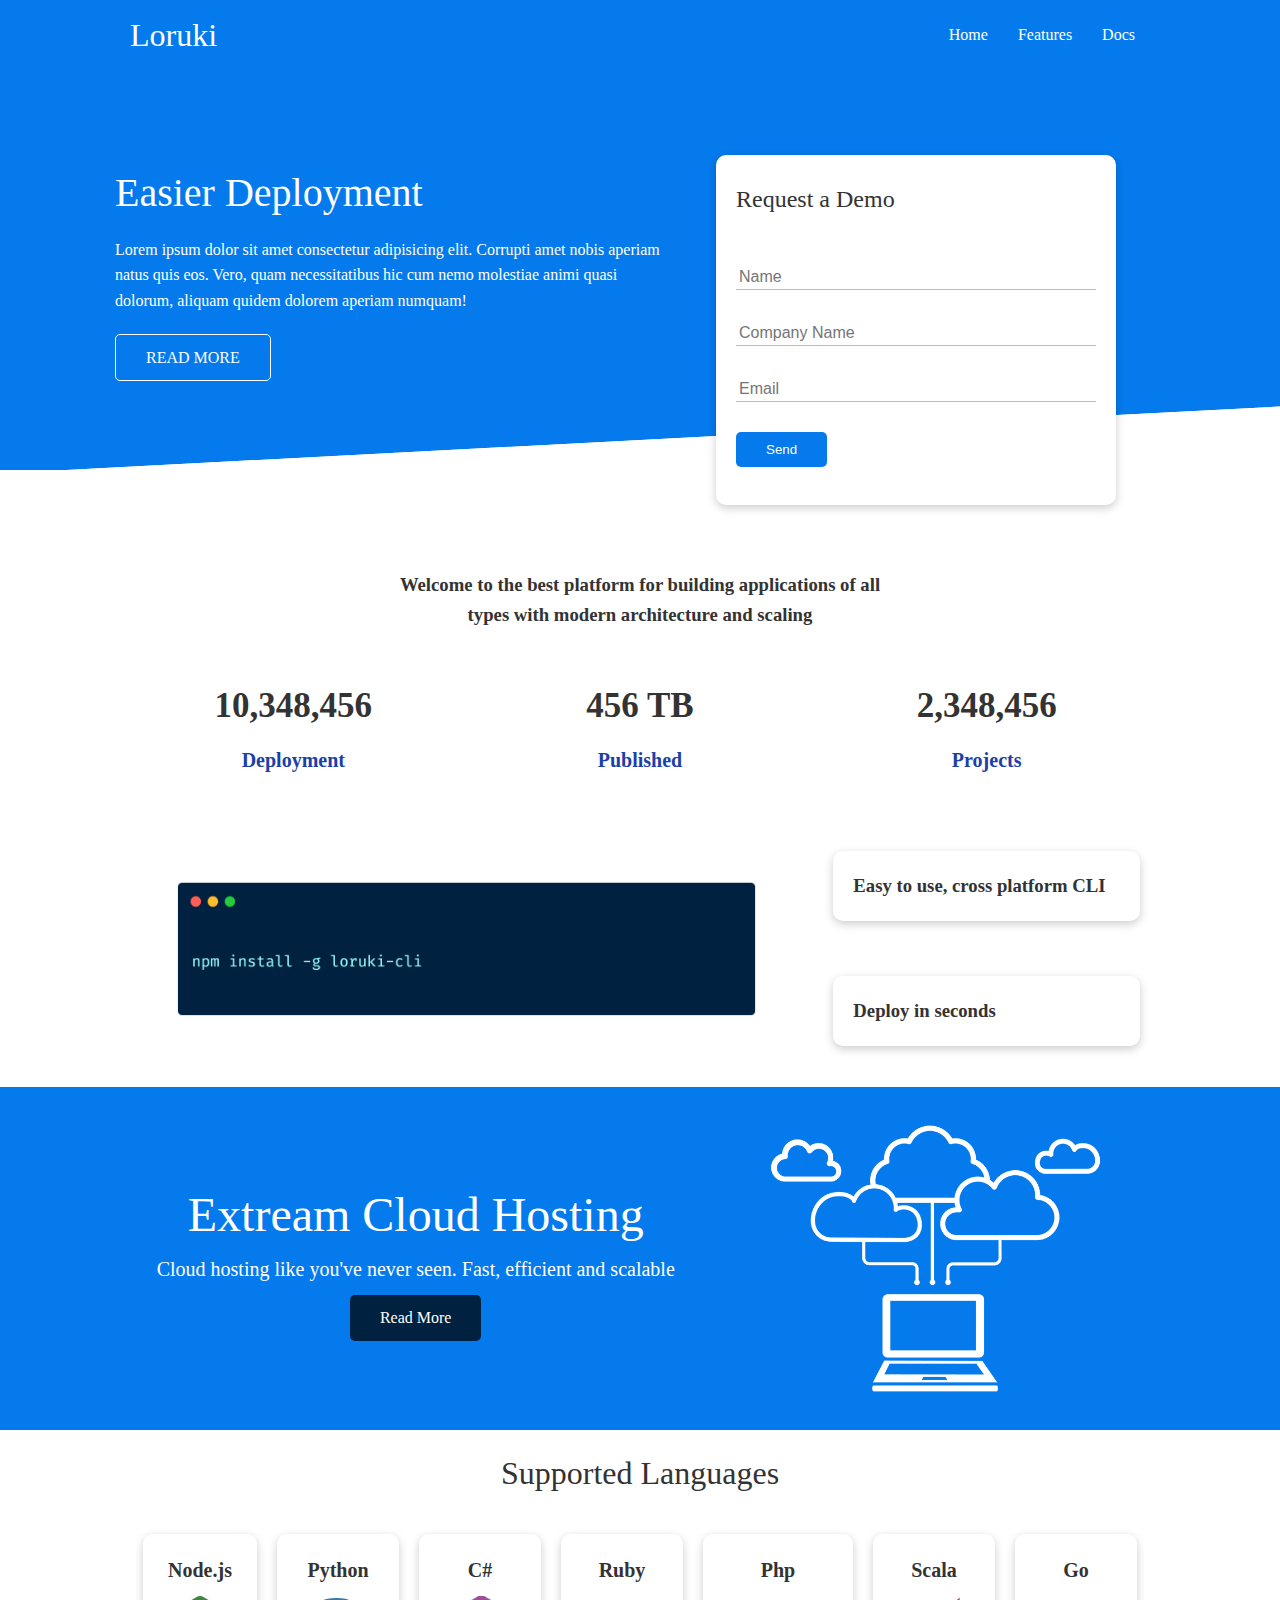
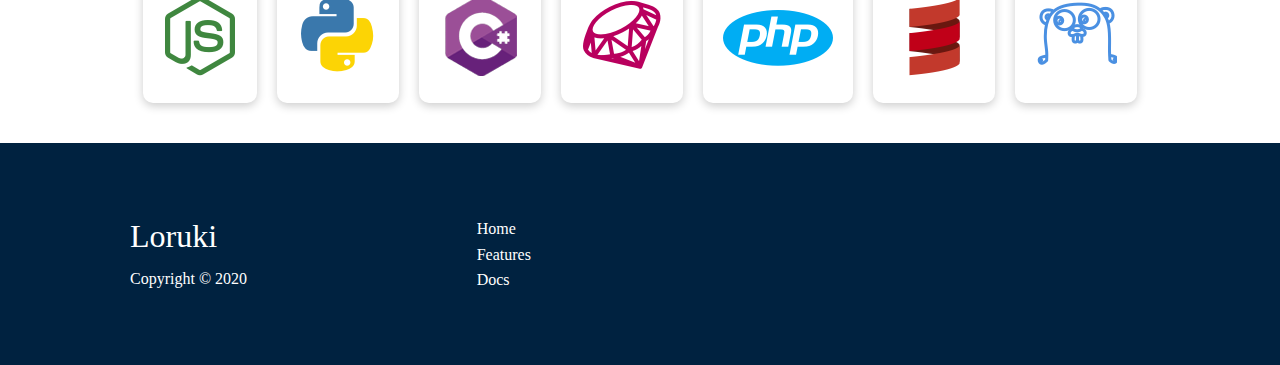
<file: index.html>
<!DOCTYPE html>
<html lang="en">
<head>
    <meta charset="UTF-8">
    <meta name="viewport" content="width=device-width, initial-scale=1.0">
    <title> LORUKI | FLEX AND GRID BOX TUTORIAL</title>
    <link rel="stylesheet" href="https://cdnjs.cloudflare.com/ajax/libs/font-awesome/5.15.1/css/all.min.css" integrity="sha512-+4zCK9k+qNFUR5X+cKL9EIR+ZOhtIloNl9GIKS57V1MyNsYpYcUrUeQc9vNfzsWfV28IaLL3i96P9sdNyeRssA==" crossorigin="anonymous" />
    <link rel="stylesheet" href="css/style.css">
    <link rel="stylesheet" href="css/utilities.css">

</head>
<body>
    <!-- navBar -->
    <div class="navbar">
        <div class="container flex">
            <h1 class="logo">Loruki</h1>
            <nav>
                <ul>
                    <li><a href="index.html">Home</a></li>
                    <li><a href="features.html">Features</a></li>
                    <li><a href="docs.html">Docs</a></li>
                </ul>
            </nav>
        </div>
    </div>

    <section class="showcase">
        <div class="container grid">
            <div class="showcase-text">
                <h1>Easier Deployment</h1>
                <p>Lorem ipsum dolor sit amet consectetur adipisicing elit. Corrupti amet nobis aperiam natus quis eos. Vero, quam necessitatibus hic cum nemo molestiae animi quasi dolorum, aliquam quidem dolorem aperiam numquam!</p>
                <a href="features.html" class="btn btn-outline">READ MORE</a>
            </div>

            <div class="showcase-form card">
                <h2>Request a Demo</h2>
                <form name="contact" method="POST" netlify-honeypot="bot-field" data-netlify="true">
                    <input type="hidden" name="form-name" value="contact">
                    <p class="hidden">
                        <label>Don’t fill this out if you’re human: <input name="bot-field" /></label>
                      </p>
                    <div class="form-control">
                        <input type="text" name="name" placeholder="Name" required>
                    </div>
                    <div class="form-control">
                        <input type="text" name="Company" placeholder="Company Name">
                    </div>
                    <div class="form-control">
                        <input type="email" name="Email" placeholder="Email" required>
                    </div>
                    <input type="submit" value="Send" class="btn btn-primary">
                </form>
            </div>
        </div>
    </section>

    <!-- Stats -->
    <section class="stats">
        <div class="container">
            <h3 class="stats-heading text-center my-1">
                Welcome to the best platform for building applications of all types with modern architecture and scaling
            </h3>

            <div class="grid grid-3 text-center my-4">
                <div>
                    <i class="fas fa-server fa-3x"></i>
                    <h3>10,348,456</h3>
                    <p class="text-secondary">Deployment</p>
                </div>
                <div>
                    <i class="fas fa-upload fa-3x"></i>
                    <h3>456 TB</h3>
                    <p class="text-secondary">Published</p>
                </div>
                <div>
                    <i class="fas fa-project-diagram fa-3x"></i>
                    <h3>2,348,456</h3>
                    <p class="text-secondary">Projects</p>
                </div>
            </div>
        </div>
    </section>

    <!-- cli -->

    <section class="cli">
        <div class="container grid">
            <img src="images/cli.png" alt="">
            <div class="card">
                <h3>Easy to use, cross platform CLI</h3>
            </div>
            <div class="card">
                <h3>Deploy in seconds</h3>
            </div>
        </div>
    </section>

    <!-- cloud -->
    <section class="cloud bg-primary my-2 py-2">
        <div class="container grid">
            <div class="text-center">
                <h2 class="lg">Extream Cloud Hosting</h2>
                <p class="lead my-1">Cloud hosting like you've never seen. Fast, efficient and scalable</p>
                <a href="features.html" class="btn btn-dark">Read More</a>
            </div>
            <img src="images/cloud.png" alt="">

        </div>
    </section>

    <!-- Languages -->
    <section class="languages">
        <h2 class="md text-center my-2">
            Supported Languages
        </h2>
        <div class="container flex">
            <div class="card">
                <h4>Node.js</h4>
                <img src="images/logos/node.png" alt="">
            </div>
            <div class="card">
                <h4>Python</h4>
                <img src="images/logos/python.png" alt="">
            </div>
            <div class="card">
                <h4>C#</h4>
                <img src="images/logos/csharp.png" alt="">
            </div>
            <div class="card">
                <h4>Ruby</h4>
                <img src="images/logos/ruby.png" alt="">
            </div>
            <div class="card">
                <h4>Php</h4>
                <img src="images/logos/php.png" alt="">
            </div>
            <div class="card">
                <h4>Scala</h4>
                <img src="images/logos/scala.png" alt="">
            </div>
            <div class="card">
                <h4>Go</h4>
                <img src="images/logos/go.png" alt="">
            </div>  
        </div>
    </section>

    <!-- footer -->
    <footer class="bg-dark py-5">
        <div class="container grid grid-3">
            <div>
                <h1>Loruki</h1>
                <p>Copyright &copy; 2020</p>
            </div>
            <nav>
                <ul>
                    <li><a href="index.html">Home</a></li>
                    <li><a href="features.html">Features</a></li>
                    <li><a href="docs.html">Docs</a></li>
                </ul>
            </nav>
            <div class="social">
                <a href="#"><i class="fab fa-github fa-2x"></i></a>
                <a href="#"><i class="fab fa-facebook fa-2x"></i></a>
                <a href="#"><i class="fab fa-instagram fa-2x"></i></a>
                <a href="#"><i class="fab fa-twitter fa-2x"></i></a>
            </div>
        </div>
    </footer>
</body>
</html>
</file>
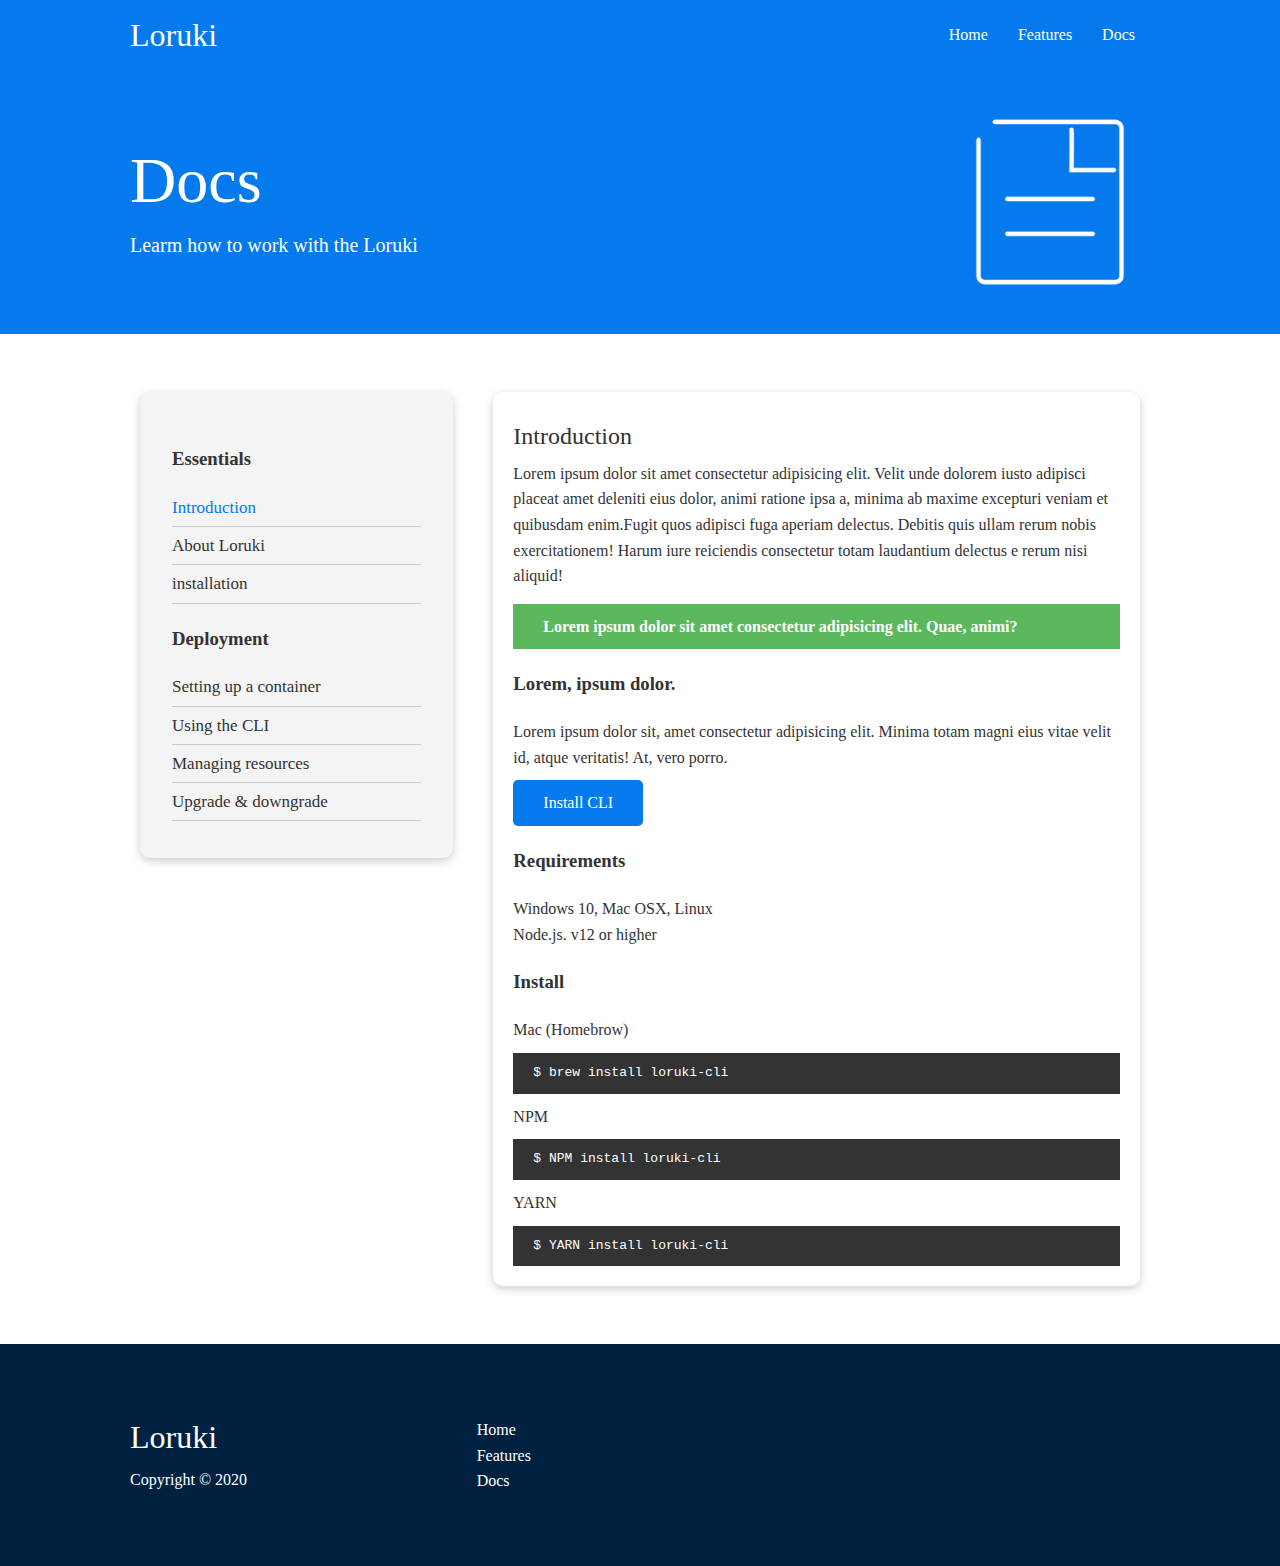
<file: docs.html>
<!DOCTYPE html>
<html lang="en">
<head>
    <meta charset="UTF-8">
    <meta name="viewport" content="width=device-width, initial-scale=1.0">
    <title> LORUKI | FLEX AND GRID BOX TUTORIAL</title>
    <link rel="stylesheet" href="https://cdnjs.cloudflare.com/ajax/libs/font-awesome/5.15.1/css/all.min.css" integrity="sha512-+4zCK9k+qNFUR5X+cKL9EIR+ZOhtIloNl9GIKS57V1MyNsYpYcUrUeQc9vNfzsWfV28IaLL3i96P9sdNyeRssA==" crossorigin="anonymous" />
    <link rel="stylesheet" href="css/style.css">
    <link rel="stylesheet" href="css/utilities.css">

</head>
<body>
    <!-- navBar -->
    <div class="navbar">
        <div class="container flex">
            <h1 class="logo">Loruki</h1>
            <nav>
                <ul>
                    <li><a href="index.html">Home</a></li>
                    <li><a href="features.html">Features</a></li>
                    <li><a href="docs.html">Docs</a></li>
                </ul>
            </nav>
        </div>
    </div>

    <!-- head -->
    <section class="docs-head bg-primary py-3">
        <div class="container grid">
            <div>
                <h1 class="xl">Docs</h1>
                <p class="lead"> Learm how to work with the Loruki</p>
            </div>
            <img src="images/docs.png" alt="">
        </div>
    </section>

    <!-- Docs main -->
    <section class="docs-main my-4">
        <div class="container grid">
            <div class="card bg-light p-3">
                <h3 class="my-2">Essentials</h3>
                <nav>
                    <ul>
                        <li><a class="text-primary" href="#">Introduction</a></li>
                        <li><a href="#">About Loruki</a></li>
                        <li><a href="#">installation</a></li>
                    </ul>
                </nav>
                <h3 class="my-2">Deployment</h3>
                <nav>
                    <ul>
                        <li><a href="#">Setting up a container</a></li>
						<li><a href="#">Using the CLI</a></li>
						<li><a href="#">Managing resources</a></li>
						<li><a href="#">Upgrade & downgrade</a></li>
                    </ul>
                </nav>
            </div>
            <div class="card">
                <h2>Introduction</h2>
                <p>Lorem ipsum dolor sit amet consectetur adipisicing elit. Velit unde dolorem iusto adipisci placeat amet deleniti eius dolor, animi ratione ipsa a, minima ab maxime excepturi veniam et quibusdam enim.Fugit quos adipisci fuga aperiam delectus. Debitis quis ullam rerum nobis exercitationem! Harum iure reiciendis consectetur totam laudantium delectus e rerum nisi aliquid!
                </p>
                <div class="alert alert-success">
                    <i class="fas fa-info"></i>Lorem ipsum dolor sit amet consectetur adipisicing elit. Quae, animi? </div>

                <h3>Lorem, ipsum dolor.</h3>
                <p>Lorem ipsum dolor sit, amet consectetur adipisicing elit. Minima totam magni eius vitae velit id, atque veritatis! At, vero porro.</p>
                <a href="#" class="btn btn-primary">Install CLI</a>

                <h3>Requirements</h3>
                <ul>
                    <li>Windows 10, Mac OSX, Linux</li>
                    <li>Node.js. v12 or higher</li>
                </ul>

                <h3>Install</h3>
                <p>Mac (Homebrow)</p>
                <pre><code>$ brew install loruki-cli</code></pre>
                <p>NPM</p>
                <pre><code>$ NPM install loruki-cli</code></pre>
                <p>YARN</p>
                <pre><code>$ YARN install loruki-cli</code></pre>    
            </div>
        </div>
    </section>

    


    <!-- footer -->
    <footer class="bg-dark py-5">
        <div class="container grid grid-3">
            <div>
                <h1>Loruki</h1>
                <p>Copyright &copy; 2020</p>
            </div>
            <nav>
                <ul>
                    <li><a href="index.html">Home</a></li>
                    <li><a href="features.html">Features</a></li>
                    <li><a href="docs.html">Docs</a></li>
                </ul>
            </nav>
            <div class="social">
                <a href="#"><i class="fab fa-github fa-2x"></i></a>
                <a href="#"><i class="fab fa-facebook fa-2x"></i></a>
                <a href="#"><i class="fab fa-instagram fa-2x"></i></a>
                <a href="#"><i class="fab fa-twitter fa-2x"></i></a>
            </div>
        </div>
    </footer>
</body>
</html>
</file>
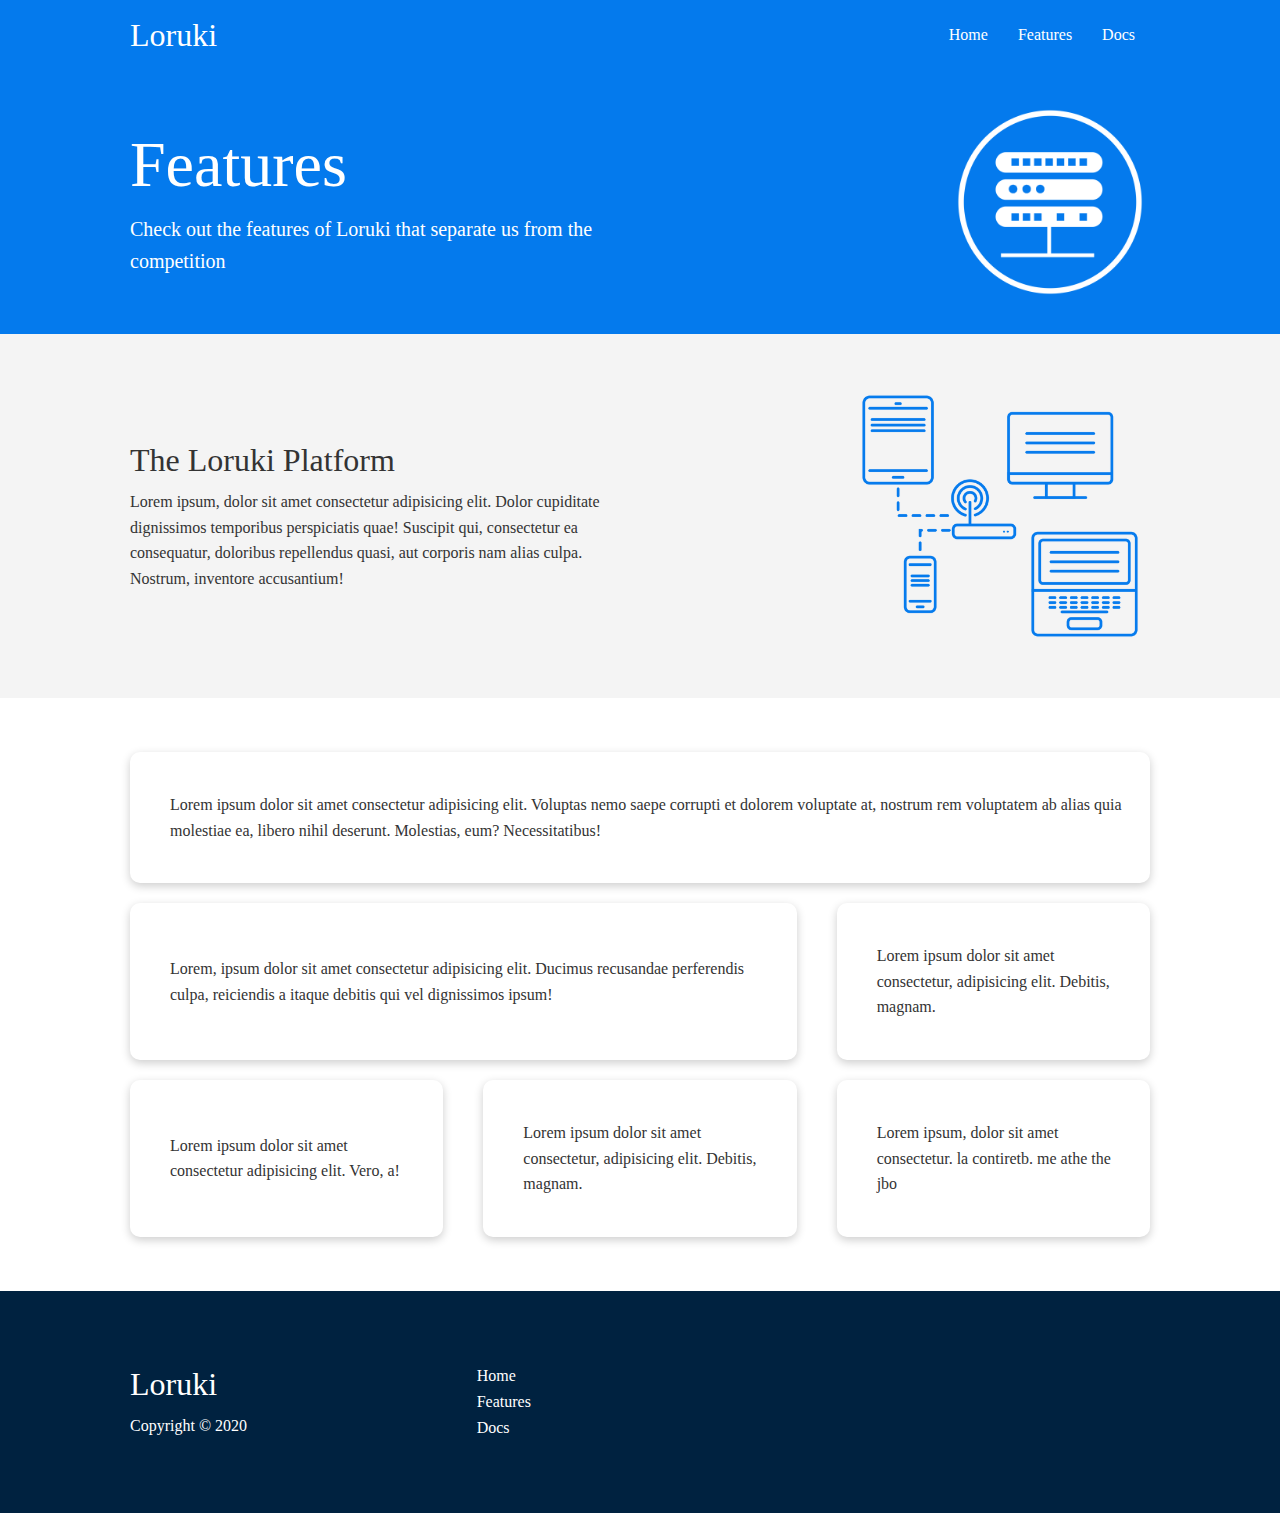
<file: features.html>
<!DOCTYPE html>
<html lang="en">
<head>
    <meta charset="UTF-8">
    <meta name="viewport" content="width=device-width, initial-scale=1.0">
    <title> LORUKI | FLEX AND GRID BOX TUTORIAL</title>
    <link rel="stylesheet" href="https://cdnjs.cloudflare.com/ajax/libs/font-awesome/5.15.1/css/all.min.css" integrity="sha512-+4zCK9k+qNFUR5X+cKL9EIR+ZOhtIloNl9GIKS57V1MyNsYpYcUrUeQc9vNfzsWfV28IaLL3i96P9sdNyeRssA==" crossorigin="anonymous" />
    <link rel="stylesheet" href="css/style.css">
    <link rel="stylesheet" href="css/utilities.css">

</head>
<body>
    <!-- navBar -->
    <div class="navbar">
        <div class="container flex">
            <h1 class="logo">Loruki</h1>
            <nav>
                <ul>
                    <li><a href="index.html">Home</a></li>
                    <li><a href="features.html">Features</a></li>
                    <li><a href="docs.html">Docs</a></li>   
                </ul>
            </nav>
        </div>
    </div>

    <!-- head -->
    <section class="features-head bg-primary py-3">
        <div class="container grid">
            <div>
                <h1 class="xl">Features</h1>
                <p class="lead">
                    Check out the features of Loruki that separate us from the
						competition
                </p>
            </div>
            <img src="images/server.png" alt="">
        </div>
    </section>

    <!-- sub-head -->
    <section class="features-sub-head bg-light py-3">
        <div class="container grid">
            <div>
                <h1 class="md">The Loruki Platform</h1>
                <p>
                    Lorem ipsum, dolor sit amet consectetur adipisicing elit. Dolor cupiditate dignissimos temporibus perspiciatis quae! Suscipit qui, consectetur ea consequatur, doloribus repellendus quasi, aut corporis nam alias culpa. Nostrum, inventore accusantium!
                </p>
            </div>
            <img src="images/server2.png" alt="">
        </div>
    </section>

    <section class="features-main my-2">
        <div class="container grid grid-3">
            <div class="card flex">
                <i class="fas fa-server fa-3x"></i>
                <p>Lorem ipsum dolor sit amet consectetur adipisicing elit. Voluptas nemo saepe corrupti et dolorem voluptate at, nostrum rem voluptatem ab alias quia molestiae ea, libero nihil deserunt. Molestias, eum? Necessitatibus!</p>
            </div>
            <div class="card flex">
                <i class="fas fa-database fa-3x"></i>
                <p>Lorem, ipsum dolor sit amet consectetur adipisicing elit. Ducimus recusandae perferendis culpa, reiciendis a itaque debitis qui vel dignissimos ipsum!</p>
            </div>
            <div class="card flex">
                <i class="fas fa-power-off fa-3x"></i>
                <p>Lorem ipsum dolor sit amet consectetur, adipisicing elit. Debitis, magnam.</p>
            </div>
            <div class="card flex">
                <i class="fas fa-laptop fa-3x"></i>
                <p>Lorem ipsum dolor sit amet consectetur adipisicing elit. Vero, a!</p>
            </div>
            <div class="card flex">
                <i class="fas fa-cloud fa-3x"></i>
                <p>Lorem ipsum dolor sit amet consectetur, adipisicing elit. Debitis, magnam.</p>
            </div>
            <div class="card flex">
                <i class="fas fa-upload fa-3x"></i>
                <p>Lorem ipsum, dolor sit amet consectetur. la contiretb. me athe the jbo </p>
            </div>
        </div>
    </section>


    <!-- footer -->
    <footer class="bg-dark py-5">
        <div class="container grid grid-3">
            <div>
                <h1>Loruki</h1>
                <p>Copyright &copy; 2020</p>
            </div>
            <nav>
                <ul>
                    <li><a href="index.html">Home</a></li>
                    <li><a href="features.html">Features</a></li>
                    <li><a href="docs.html">Docs</a></li>
                </ul>
            </nav>
            <div class="social">
                <a href="#"><i class="fab fa-github fa-2x"></i></a>
                <a href="#"><i class="fab fa-facebook fa-2x"></i></a>
                <a href="#"><i class="fab fa-instagram fa-2x"></i></a>
                <a href="#"><i class="fab fa-twitter fa-2x"></i></a>
            </div>
        </div>
    </footer>
</body>
</html>
</file>
<file: css/style.css>
@import url('https://fonts.googleapis.com/css2?family=Lato:wght@300&display=swap');

:root {
    --primary-color:  #047aed;
    --secondary-color: #1c3fa8;
    --dark-color: #002240;
    --light-color: #f4f4f4;
    --success-color: #5cb85c;
    --danger-color: #d9534f;

}

* {
    box-sizing: border-box;
    padding: 0;
    margin: 0;
}

body {
    font: 'Lato', sans-serif;
    color: #333;
    line-height: 1.6;
}

ul {
    list-style-type: none;
}

a {
    text-decoration: none;
    color: #333;
}

h1, h2 {
    font-weight: 300;
    line-height: 1.2;
    margin: 10px 0;
}

p {
    margin: 10px 0;
}

img {
    width: 100%;
}
code,
pre {
    background: #333;
    color: #fff;
    padding: 10px;
}

.hidden {
    visibility: hidden;
    height: 0;
}
.navbar {
    background-color: var(--primary-color);
    color: #fff;
    height: 70px;
}

.navbar .flex {
    justify-content: space-between;
}

.navbar ul {
    display: flex;
}

.navbar a {
    padding: 10px;
    margin: 0 5px;
    color: #fff;
}

.navbar a:hover {
    border-bottom: 2px #fff solid;
}

/* showcase */
.showcase {
    height: 400px;
    background-color: var(--primary-color);
    color: #fff;
    position: relative;
}

.showcase h1 {
    font-size: 40px;
}

.showcase p {
    margin: 20px 0;
}

.showcase .grid {
    grid-template-columns: 55% 45%;
    gap: 30px;
    overflow: visible;
}

.showcase-text {
    animation: slideInFromLeft ease-in 1s;
}

.showcase-form {
    position: relative;
    top: 60px;
    height: 350px;
    width: 400px;
    padding: 40px;
    z-index: 100;
    animation: slideInFromRight 1s ease-in;
}



.showcase-form .form-control {
    margin: 30px 0;
}

.showcase::before,
.showcase::after {
    content: '';
    position: absolute;
    height: 100px;
    bottom: -70px;
    right: 0;
    left: 0;
    background: #fff;
    transform: skewY(-3deg);
    -webkit-transform: skewY(-3deg);
    -moz-transform: skewY(-3deg);
    -ms-transform: skewY(-3deg);
}



.showcase-form input[type="text"], 
.showcase-form input[type="email"] {
    border: 0;
    border-bottom: 1px solid #b4becb;
    width: 100%;
    padding: 3px;
    font-size: 16px;

}

.showcase-form input:focus {
    outline: none;
}


/* stats */
.stats {
    padding-top: 100px;
    animation: slideInFromBottom 1s ease-in;
}

.stats-heading {
    max-width: 500px;
    margin: auto;
}

.stats .grid h3 {
    font-size: 35px;
}

.stats .grid p {
    font-size: 20px;
    font-weight: bold;
}

/* Cli */

.cli .grid {
    grid-template-columns: repeat(3, 1fr);
    grid-template-rows: repeat(2, 1fr);
}

.cli .grid > *:first-child {
    grid-column: 1 / span 2;
    grid-row: 1 / span 2;
}


/* cloud */
.cloud .grid {
    grid-template-columns: 4fr 3fr;
}
/* Languages */

.languages .flex {
    flex-wrap: wrap;
}

.languages .card {
    text-align: center;
    margin: 18px 10px 40px;
    transition: transform 0.2s ease-in-out;
}

.languages .card h4 {
    font-size: 20px;
    margin-bottom: 10px;
}

.languages .card:hover {
    transform: translateY(-15px);
}


/* Features */
.features-head img,
.docs-head img {
  width: 200px;
  justify-self: flex-end;
}

.features-sub-head img {
  width: 300px;
  justify-self: flex-end;
}

.features-main .card > i {
  margin-right: 20px;
}

.features-main .grid {
  padding: 30px;
}

.features-main .grid > *:first-child {
  grid-column: 1 / span 3;
}

.features-main .grid > *:nth-child(2) {
  grid-column: 1 / span 2;
}


/* Docs */

.docs-main h3 {
    margin: 20px 0;
}


.docs-main .grid {
    grid-template-columns: 1fr 2fr;
    align-items: flex-start;
}

.docs-main nav li {
    font-size: 17px;
    padding-bottom: 5px;
    margin-bottom: 5px;
    border-bottom: 1px #ccc solid;
}


.docs-main a:hover {
    font-weight: bold;
  }
/* footer */

footer .social a {
    margin: 0 10px;
}

/* Animations */

@keyframes slideInFromLeft {
    0% {
        transform: translateX(-100%);
    }

    100% {
        transform: translateX(0);
    }
}

@keyframes slideInFromRight {
    0% {
        transform: translateX(100%);
    }

    100% {
        transform: translateX(0);
    }
}

@keyframes slideInFromTop {
    0% {
        transform: translateY(-100%);
    }

    100% {
        transform: translateX(0);
    }

}

@keyframes slideInFromBottom {
    0% {
        transform: translateY(100%);
    }

    100% {
        transform: translateX(0);
    }
}



/* media query */
/* Tables and under */
@media(max-width: 768px) {
    .grid,
    .showcase .grid,
    .stats .grid,
    .cli .grid,
    .cloud .grid,
    .features-main .grid,
    .docs-main .grid {
        grid-template-columns: 1fr !important;
        grid-template-rows: 1fr;
    }

    .showcase {
        height: auto;
    }

    .showcase-text {
        text-align: center;
        margin-top: 40px;
        margin: auto;
    }

    .showcase-form {
        justify-self: center;
    }

    .cli .grid > *:first-child {
        grid-row: 1;
        grid-column: 1;
    }

    .features-head,
    .features-sub-head,
    .docs-head {
       text-align: center; 
    }

    .features-head img,
    .features-sub-head img,
    .docs-head img,
    img  {
       justify-self: center; 
    }

    .features-main .grid > *:first-child,
    .features-main .grid > *:nth-child(2) {
        grid-column: 1;
  }

}

/* Mobile */
@media (max-width: 500px) {
    .navbar {
        height: 110px;
        
    }

    .navbar .flex {
        flex-direction: column;
    }

    .navbar ul {
        padding: 10px;
        background-color: rgba(0, 0, 0, 0.1);
    }
}
</file>
<file: css/utilities.css>
/* Utilities */
.container {
    max-width: 1100px;
    margin: 0 auto;
    overflow: auto;
    padding: 0 40px;
}

.card {
    background-color: #fff;
    color: #333;
    border-radius: 10px;
    box-shadow: 0 3px 10px rgba(0, 0, 0, 0.2);
    padding: 20px;
    margin: 10px;
}


.btn {
    display: inline-block;
    padding: 10px 30px;
    cursor: pointer;
    background: var(--primary-color);
    color: #fff;
    border: none;
    border-radius: 5px;
}

.btn-outline {
    background-color: transparent;
    border: 1px #fff solid;
}

.btn:hover {
    transform: scale(0.98);
}

/* Background & coloured button */

.bg-primary,
.btn-primary {
    background-color: var(--primary-color);
    color: #fff;
}

.bg-secondary,
.btn-secondary {
    background-color: var(--secondary-color);
    color: #fff;
}

.bg-dark,
.btn-dark {
    background-color: var(--dark-color);
    color: #fff;
}

.bg-primary a,
.btn-primary a,
.bg-secondary a,
.btn-secondary a,
.bg-dark a,
.btn-dark a {
    color: #fff;
}


/* Text colors */
.text-primary {
    color: var(--primary-color);
  }
  
.text-secondary {
    color: var(--secondary-color);
  }
  
.text-dark {
    color: var(--dark-color);
  }
  
.text-light {
    color: var(--light-color);
  }


/* Text sizes */

.lead {
    font-size: 20px;
}

.sm {
    font-size: 1rem;
}

.md {
    font-size: 2rem;
}

.lg {
    font-size: 3rem;
}

.xl {
    font-size: 4rem;
}

.bg-light,
.btn-light {
    background-color: var(--light-color);
    color: #333;
}
.text-center {
    text-align: center;
}

/* Alert */

.alert {
    background-color: var(--light-color);
    /* 10px top and buttom, 20px left and right  */
    padding: 10px 20px; 
    font-weight: bold;
    margin: 15px 0;
}

.alert i {
    margin-right: 10px;
}

.alert-success { 
    background-color: var(--success-color);
    color: #fff;
}

.alert-error { 
    background-color: var(--error-color);
    color: #fff;
}


.flex {
    display: flex;
    justify-content: center;
    align-items: center;
    height: 100%;
}

.grid {
    display: grid;
    grid-template-columns: repeat(2, 1fr);
    gap: 20px;
    justify-content: center;
    align-items: center;
    height: 100%;
}

.grid-3 {
    grid-template-columns: repeat(3, 1fr);
}

/* margin 1rem = 16px*/
/* .my-1 {
    margin: 1rem 0;
} */

.my-2 {
    margin: 1.5rem 0;
}

.my-3 {
    margin: 2rem 0;
}

.my-4 {
    margin: 3rem 0;
}

.my-5 {
    margin: 4rem 0;
}

.m-2 {
    margin: 1.5rem;
}

.m-1 {
    margin: 1rem;
}

.m-3 {
    margin: 2rem;
}

.m-4 {
    margin: 3rem;
}

.m-5 {
    margin: 4rem;
}




/* padding 1rem = 16px*/
.py-1 {
    padding: 1rem 0;
}

.py-2 {
    padding: 1.5rem 0;
}

.py-3 {
    padding: 2rem 0;
}

.py-4 {
    padding: 3rem 0;
}

.py-5 {
    padding: 4rem 0;
}

.p-2 {
    padding: 1.5rem;
}

.p-1 {
    padding: 1rem;
}

.p-3 {
    padding: 2rem;
}

.p-4 {
    padding: 3rem;
}

.p-5 {
    padding: 4rem;
}
</file>
